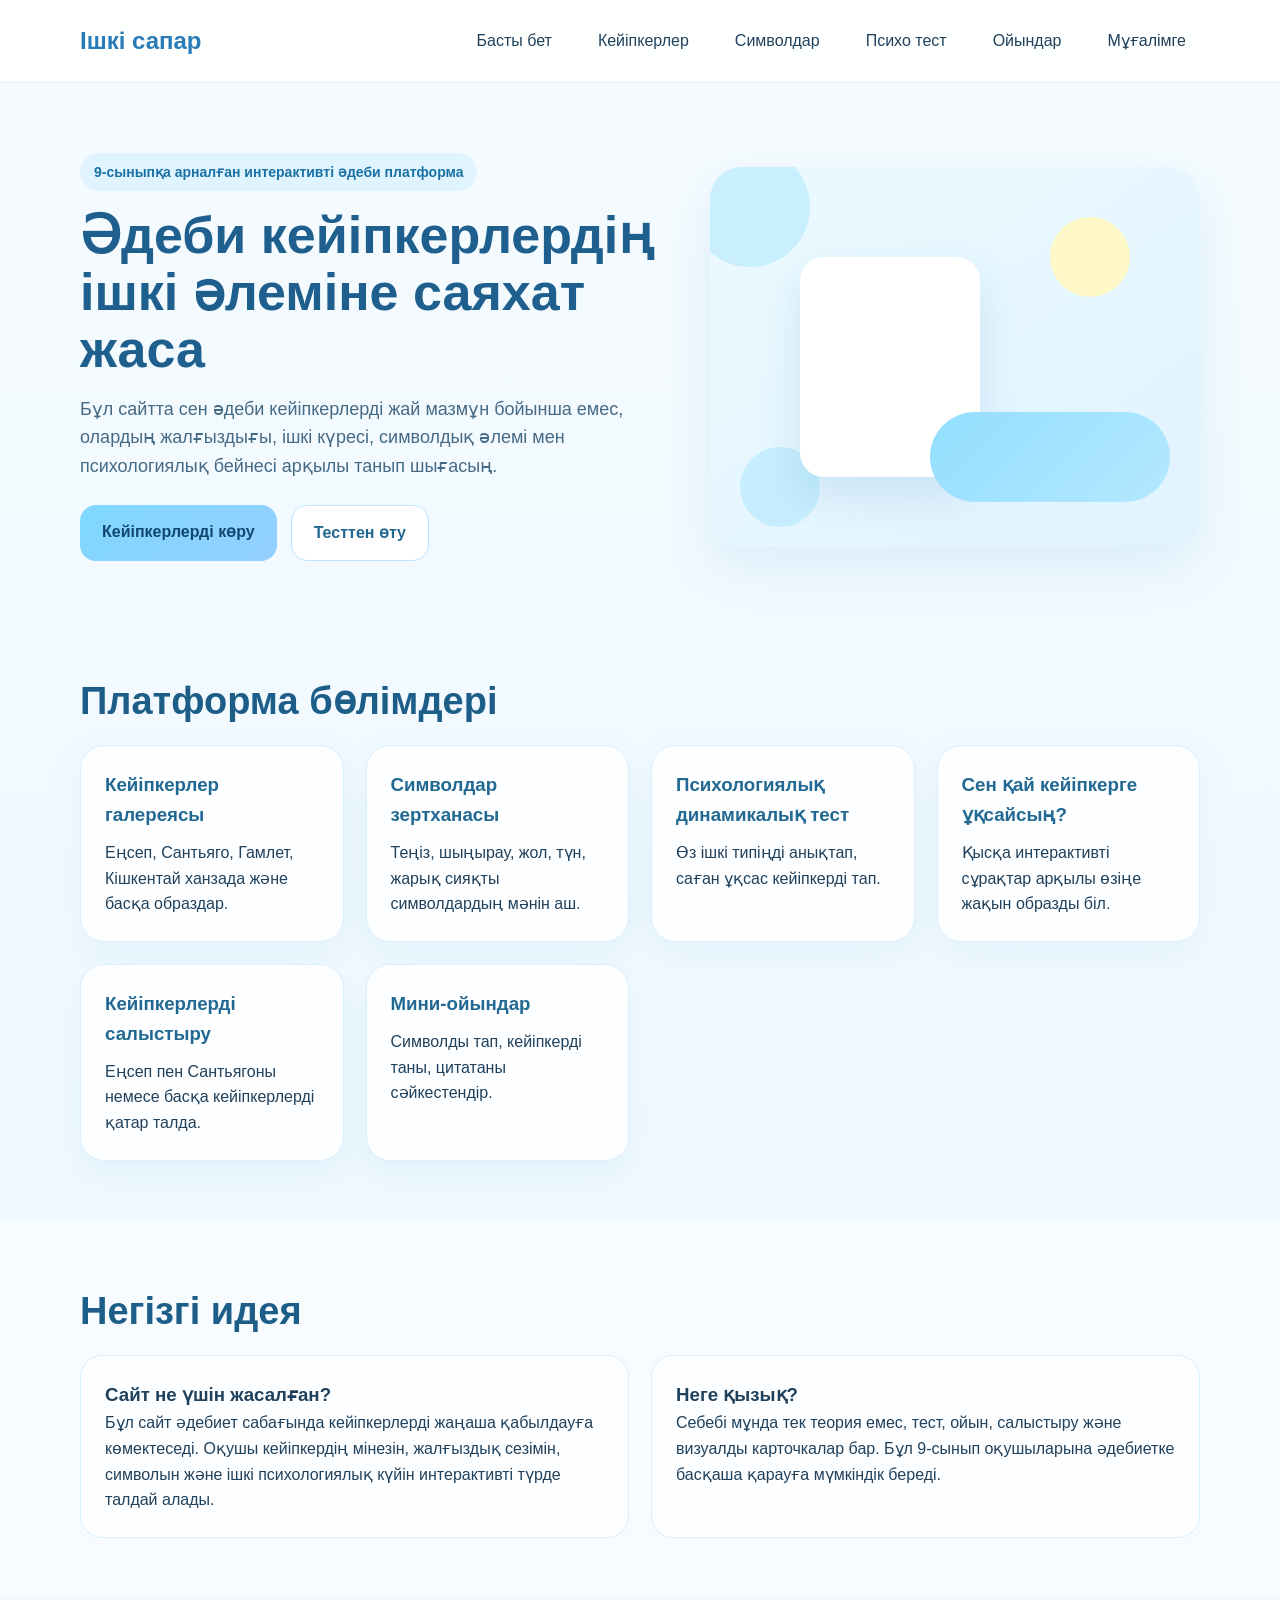
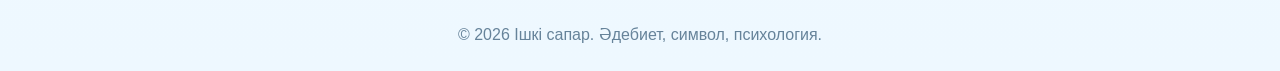
<file: index.html>
<!DOCTYPE html>
<html lang="kk">
<head>
  <meta charset="UTF-8" />
  <meta name="viewport" content="width=device-width, initial-scale=1.0" />
  <title>Ішкі сапар</title>
  <link rel="stylesheet" href="style.css" />
</head>
<body>
  <header class="site-header">
    <div class="container nav">
      <div class="logo">Ішкі сапар</div>
      <nav>
        <a href="index.html">Басты бет</a>
        <a href="characters.html">Кейіпкерлер</a>
        <a href="symbols.html">Символдар</a>
        <a href="test.html">Психо тест</a>
        <a href="games.html">Ойындар</a>
        <a href="teacher.html">Мұғалімге</a>
      </nav>
    </div>
  </header>

  <main>
    <section class="hero">
      <div class="container hero-grid">
        <div class="hero-text">
          <span class="badge">9-сыныпқа арналған интерактивті әдеби платформа</span>
          <h1>Әдеби кейіпкерлердің ішкі әлеміне саяхат жаса</h1>
          <p>
            Бұл сайтта сен әдеби кейіпкерлерді жай мазмұн бойынша емес,
            олардың жалғыздығы, ішкі күресі, символдық әлемі мен психологиялық
            бейнесі арқылы танып шығасың.
          </p>
          <div class="hero-buttons">
            <a href="characters.html" class="btn primary">Кейіпкерлерді көру</a>
            <a href="test.html" class="btn secondary">Тесттен өту</a>
          </div>
        </div>

        <div class="hero-card">
          <div class="floating-circle circle1"></div>
          <div class="floating-circle circle2"></div>
          <div class="hero-illustration">
            <div class="book-shape"></div>
            <div class="wave-shape"></div>
            <div class="star-shape"></div>
          </div>
        </div>
      </div>
    </section>

    <section class="section">
      <div class="container">
        <h2 class="section-title">Платформа бөлімдері</h2>
        <div class="card-grid">
          <a class="info-card" href="characters.html">
            <h3>Кейіпкерлер галереясы</h3>
            <p>Еңсеп, Сантьяго, Гамлет, Кішкентай ханзада және басқа образдар.</p>
          </a>

          <a class="info-card" href="symbols.html">
            <h3>Символдар зертханасы</h3>
            <p>Теңіз, шыңырау, жол, түн, жарық сияқты символдардың мәнін аш.</p>
          </a>

          <a class="info-card" href="test.html">
            <h3>Психологиялық динамикалық тест</h3>
            <p>Өз ішкі типіңді анықтап, саған ұқсас кейіпкерді тап.</p>
          </a>

          <a class="info-card" href="match.html">
            <h3>Сен қай кейіпкерге ұқсайсың?</h3>
            <p>Қысқа интерактивті сұрақтар арқылы өзіңе жақын образды біл.</p>
          </a>

          <a class="info-card" href="compare.html">
            <h3>Кейіпкерлерді салыстыру</h3>
            <p>Еңсеп пен Сантьягоны немесе басқа кейіпкерлерді қатар талда.</p>
          </a>

          <a class="info-card" href="games.html">
            <h3>Мини-ойындар</h3>
            <p>Символды тап, кейіпкерді таны, цитатаны сәйкестендір.</p>
          </a>
        </div>
      </div>
    </section>

    <section class="section soft-bg">
      <div class="container">
        <h2 class="section-title">Негізгі идея</h2>
        <div class="split-box">
          <div>
            <h3>Сайт не үшін жасалған?</h3>
            <p>
              Бұл сайт әдебиет сабағында кейіпкерлерді жаңаша қабылдауға көмектеседі.
              Оқушы кейіпкердің мінезін, жалғыздық сезімін, символын және ішкі
              психологиялық күйін интерактивті түрде талдай алады.
            </p>
          </div>
          <div>
            <h3>Неге қызық?</h3>
            <p>
              Себебі мұнда тек теория емес, тест, ойын, салыстыру және
              визуалды карточкалар бар. Бұл 9-сынып оқушыларына әдебиетке
              басқаша қарауға мүмкіндік береді.
            </p>
          </div>
        </div>
      </div>
    </section>
  </main>

  <footer class="site-footer">
    <div class="container">
      <p>© 2026 Ішкі сапар. Әдебиет, символ, психология.</p>
    </div>
  </footer>

  <script src="script.js"></script>
</body>
</html>
</file>
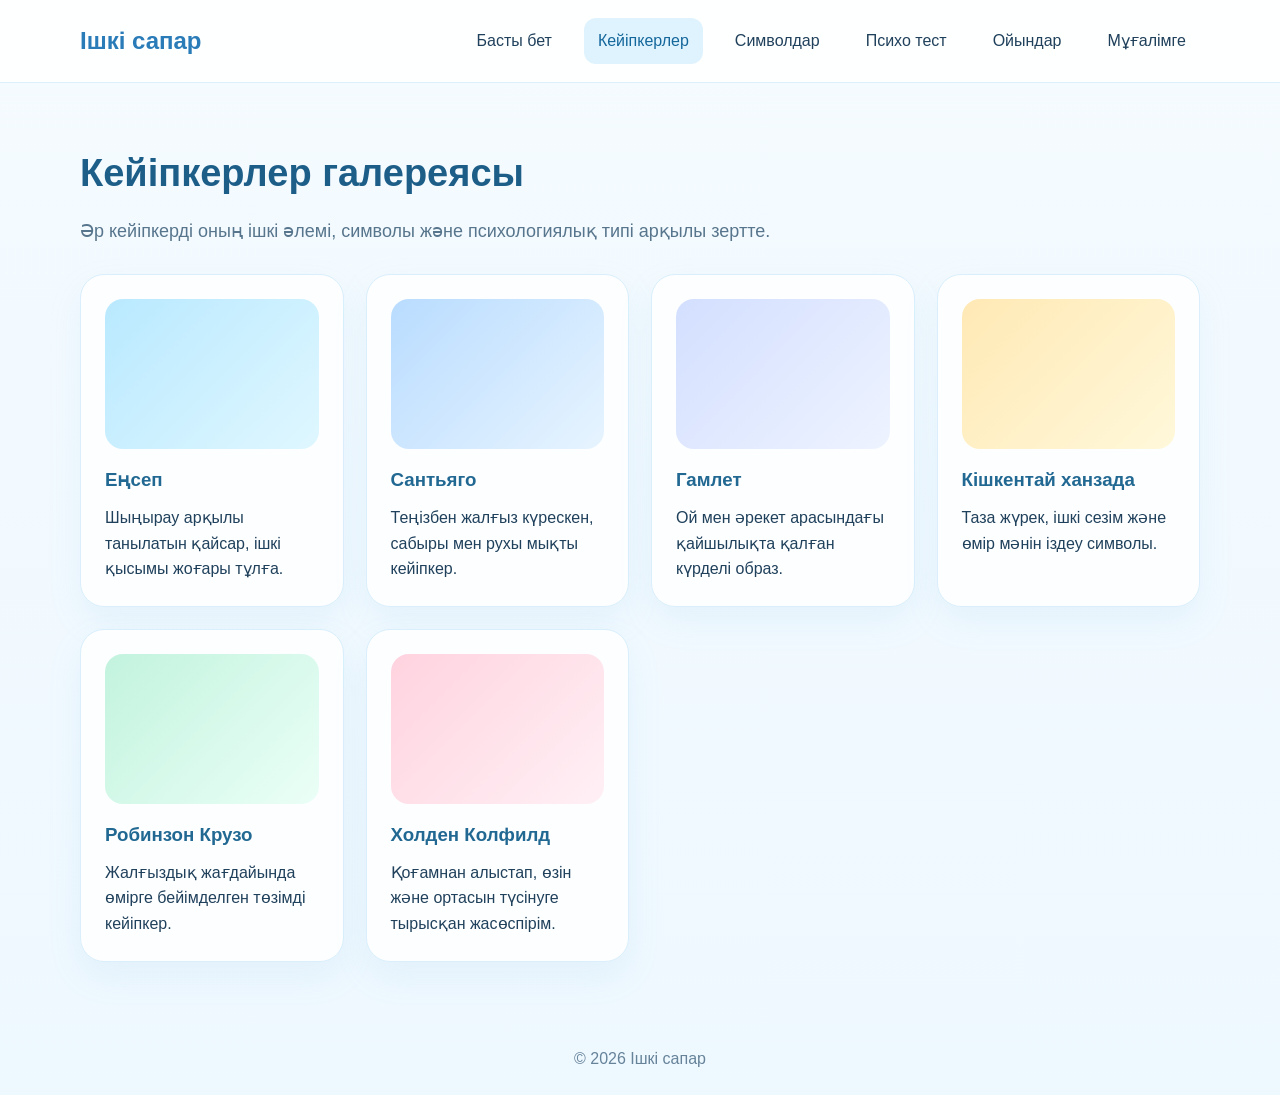
<file: characters.html>
<!DOCTYPE html>
<html lang="kk">
<head>
  <meta charset="UTF-8" />
  <meta name="viewport" content="width=device-width, initial-scale=1.0" />
  <title>Кейіпкерлер галереясы</title>
  <link rel="stylesheet" href="style.css" />
</head>
<body>
  <header class="site-header">
    <div class="container nav">
      <div class="logo">Ішкі сапар</div>
      <nav>
        <a href="index.html">Басты бет</a>
        <a href="characters.html" class="active">Кейіпкерлер</a>
        <a href="symbols.html">Символдар</a>
        <a href="test.html">Психо тест</a>
        <a href="games.html">Ойындар</a>
        <a href="teacher.html">Мұғалімге</a>
      </nav>
    </div>
  </header>

  <main class="section">
    <div class="container">
      <h1 class="page-title">Кейіпкерлер галереясы</h1>
      <p class="page-subtitle">
        Әр кейіпкерді оның ішкі әлемі, символы және психологиялық типі арқылы зертте.
      </p>

      <div class="character-grid">
        <a class="character-card" href="enspe.html">
          <div class="thumb gradient-1"></div>
          <h3>Еңсеп</h3>
          <p>Шыңырау арқылы танылатын қайсар, ішкі қысымы жоғары тұлға.</p>
        </a>

        <a class="character-card" href="santiago.html">
          <div class="thumb gradient-2"></div>
          <h3>Сантьяго</h3>
          <p>Теңізбен жалғыз күрескен, сабыры мен рухы мықты кейіпкер.</p>
        </a>

        <a class="character-card" href="hamlet.html">
          <div class="thumb gradient-3"></div>
          <h3>Гамлет</h3>
          <p>Ой мен әрекет арасындағы қайшылықта қалған күрделі образ.</p>
        </a>

        <a class="character-card" href="prince.html">
          <div class="thumb gradient-4"></div>
          <h3>Кішкентай ханзада</h3>
          <p>Таза жүрек, ішкі сезім және өмір мәнін іздеу символы.</p>
        </a>

        <a class="character-card" href="robinson.html">
          <div class="thumb gradient-5"></div>
          <h3>Робинзон Крузо</h3>
          <p>Жалғыздық жағдайында өмірге бейімделген төзімді кейіпкер.</p>
        </a>

        <a class="character-card" href="holden.html">
          <div class="thumb gradient-6"></div>
          <h3>Холден Колфилд</h3>
          <p>Қоғамнан алыстап, өзін және ортасын түсінуге тырысқан жасөспірім.</p>
        </a>
      </div>
    </div>
  </main>

  <footer class="site-footer">
    <div class="container">
      <p>© 2026 Ішкі сапар</p>
    </div>
  </footer>
</body>
</html>
</file>
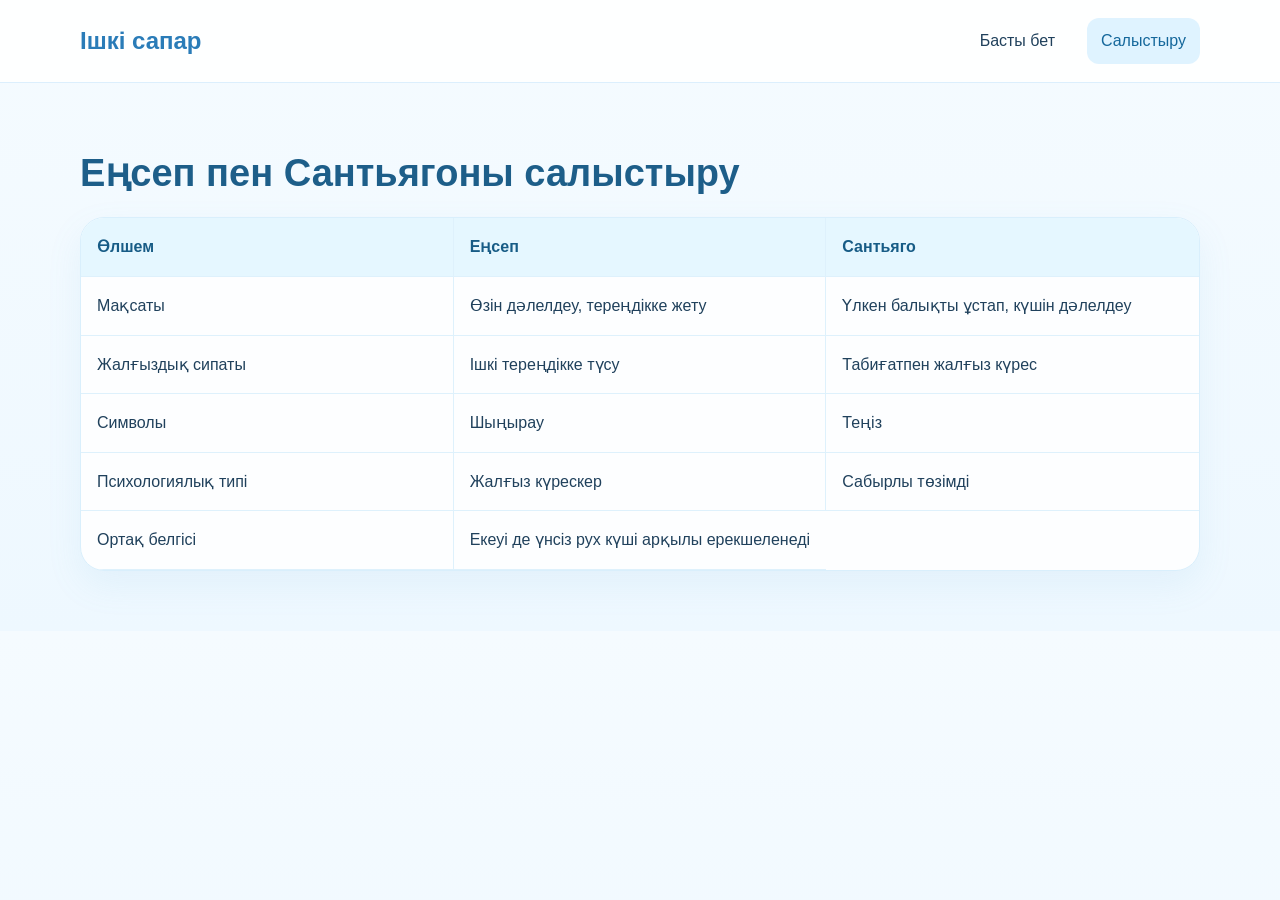
<file: compare.html>
<!DOCTYPE html>
<html lang="kk">
<head>
  <meta charset="UTF-8" />
  <meta name="viewport" content="width=device-width, initial-scale=1.0" />
  <title>Кейіпкерлерді салыстыру</title>
  <link rel="stylesheet" href="style.css" />
</head>
<body>
  <header class="site-header">
    <div class="container nav">
      <div class="logo">Ішкі сапар</div>
      <nav>
        <a href="index.html">Басты бет</a>
        <a href="compare.html" class="active">Салыстыру</a>
      </nav>
    </div>
  </header>

  <main class="section">
    <div class="container">
      <h1 class="page-title">Еңсеп пен Сантьягоны салыстыру</h1>

      <div class="compare-table">
        <div class="compare-row heading">
          <div>Өлшем</div>
          <div>Еңсеп</div>
          <div>Сантьяго</div>
        </div>

        <div class="compare-row">
          <div>Мақсаты</div>
          <div>Өзін дәлелдеу, тереңдікке жету</div>
          <div>Үлкен балықты ұстап, күшін дәлелдеу</div>
        </div>

        <div class="compare-row">
          <div>Жалғыздық сипаты</div>
          <div>Ішкі тереңдікке түсу</div>
          <div>Табиғатпен жалғыз күрес</div>
        </div>

        <div class="compare-row">
          <div>Символы</div>
          <div>Шыңырау</div>
          <div>Теңіз</div>
        </div>

        <div class="compare-row">
          <div>Психологиялық типі</div>
          <div>Жалғыз күрескер</div>
          <div>Сабырлы төзімді</div>
        </div>

        <div class="compare-row">
          <div>Ортақ белгісі</div>
          <div colspan="2">Екеуі де үнсіз рух күші арқылы ерекшеленеді</div>
        </div>
      </div>
    </div>
  </main>
</body>
</html>
</file>
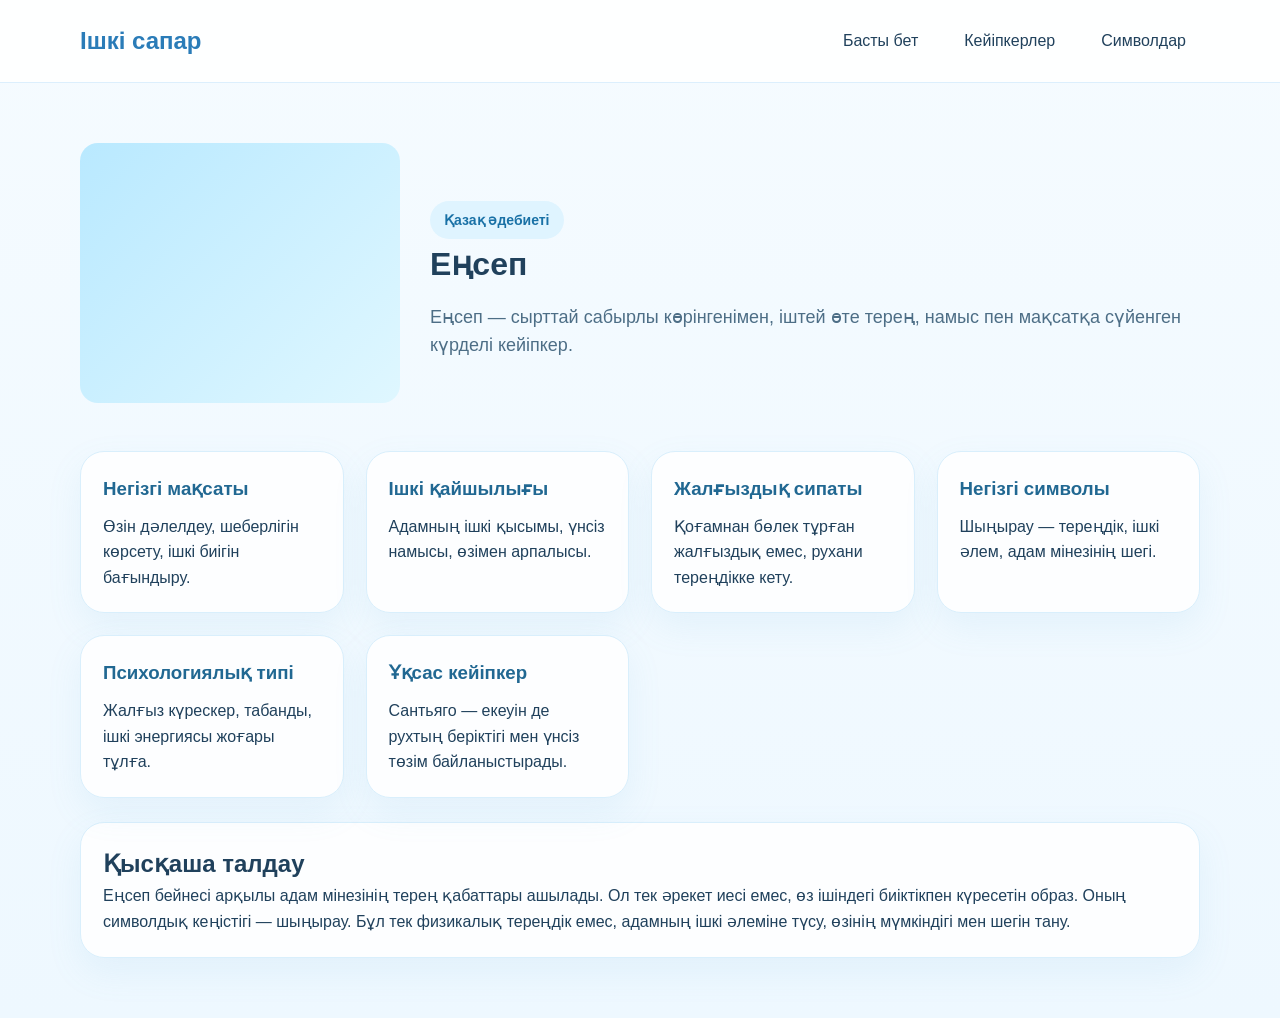
<file: enspe.html>
<!DOCTYPE html>
<html lang="kk">
<head>
  <meta charset="UTF-8" />
  <meta name="viewport" content="width=device-width, initial-scale=1.0" />
  <title>Еңсеп</title>
  <link rel="stylesheet" href="style.css" />
</head>
<body>
  <header class="site-header">
    <div class="container nav">
      <div class="logo">Ішкі сапар</div>
      <nav>
        <a href="index.html">Басты бет</a>
        <a href="characters.html">Кейіпкерлер</a>
        <a href="symbols.html">Символдар</a>
      </nav>
    </div>
  </header>

  <main class="section">
    <div class="container detail-page">
      <div class="detail-hero">
        <div class="detail-image gradient-1"></div>
        <div>
          <span class="badge">Қазақ әдебиеті</span>
          <h1>Еңсеп</h1>
          <p class="lead">
            Еңсеп — сырттай сабырлы көрінгенімен, іштей өте терең, намыс пен
            мақсатқа сүйенген күрделі кейіпкер.
          </p>
        </div>
      </div>

      <div class="detail-grid">
        <div class="detail-box">
          <h3>Негізгі мақсаты</h3>
          <p>Өзін дәлелдеу, шеберлігін көрсету, ішкі биігін бағындыру.</p>
        </div>

        <div class="detail-box">
          <h3>Ішкі қайшылығы</h3>
          <p>Адамның ішкі қысымы, үнсіз намысы, өзімен арпалысы.</p>
        </div>

        <div class="detail-box">
          <h3>Жалғыздық сипаты</h3>
          <p>Қоғамнан бөлек тұрған жалғыздық емес, рухани тереңдікке кету.</p>
        </div>

        <div class="detail-box">
          <h3>Негізгі символы</h3>
          <p>Шыңырау — тереңдік, ішкі әлем, адам мінезінің шегі.</p>
        </div>

        <div class="detail-box">
          <h3>Психологиялық типі</h3>
          <p>Жалғыз күрескер, табанды, ішкі энергиясы жоғары тұлға.</p>
        </div>

        <div class="detail-box">
          <h3>Ұқсас кейіпкер</h3>
          <p>Сантьяго — екеуін де рухтың беріктігі мен үнсіз төзім байланыстырады.</p>
        </div>
      </div>

      <div class="long-box">
        <h2>Қысқаша талдау</h2>
        <p>
          Еңсеп бейнесі арқылы адам мінезінің терең қабаттары ашылады.
          Ол тек әрекет иесі емес, өз ішіндегі биіктікпен күресетін образ.
          Оның символдық кеңістігі — шыңырау. Бұл тек физикалық тереңдік емес,
          адамның ішкі әлеміне түсу, өзінің мүмкіндігі мен шегін тану.
        </p>
      </div>
    </div>
  </main>
</body>
</html>
</file>
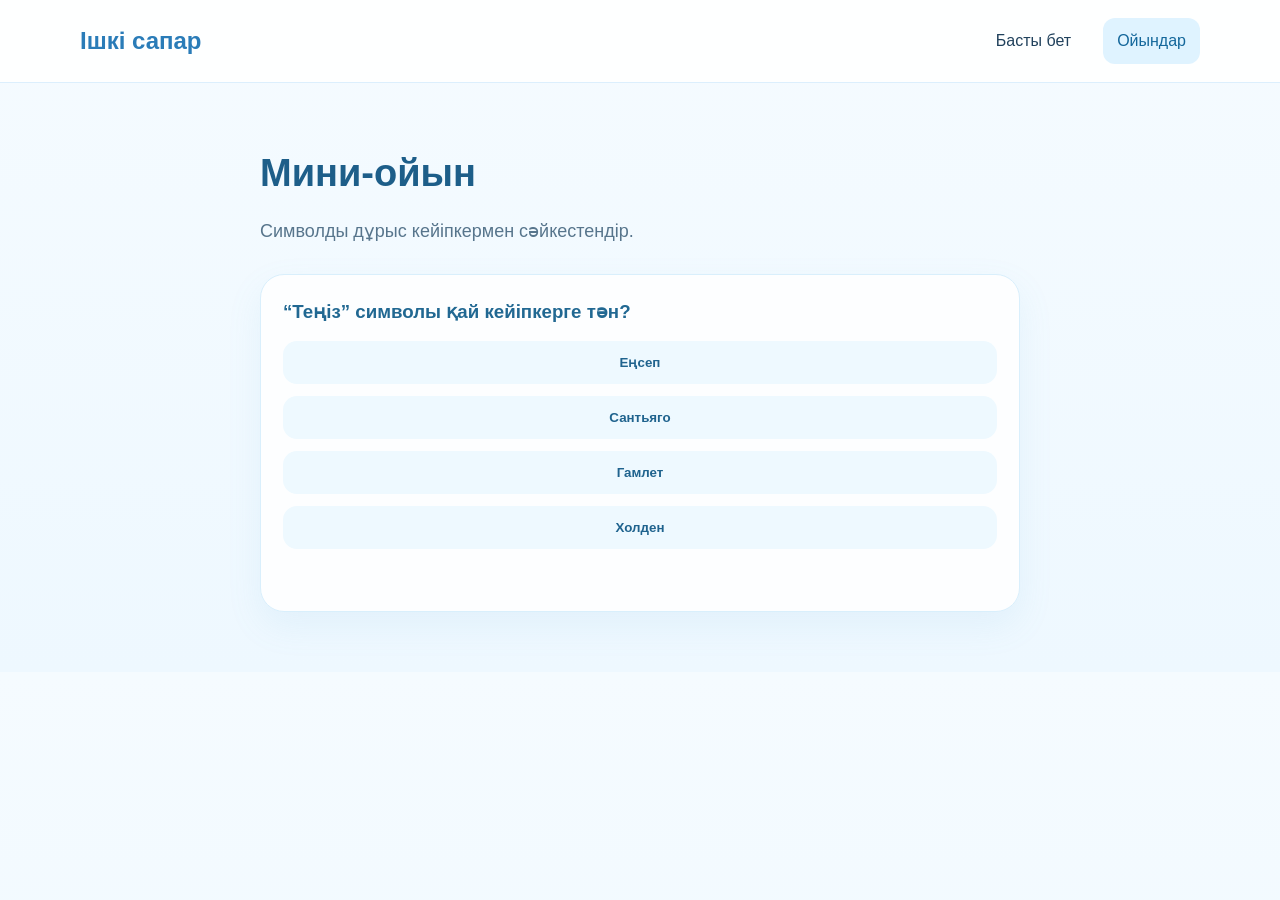
<file: games.html>
<!DOCTYPE html>
<html lang="kk">
<head>
  <meta charset="UTF-8" />
  <meta name="viewport" content="width=device-width, initial-scale=1.0" />
  <title>Мини-ойындар</title>
  <link rel="stylesheet" href="style.css" />
</head>
<body>
  <header class="site-header">
    <div class="container nav">
      <div class="logo">Ішкі сапар</div>
      <nav>
        <a href="index.html">Басты бет</a>
        <a href="games.html" class="active">Ойындар</a>
      </nav>
    </div>
  </header>

  <main class="section">
    <div class="container narrow">
      <h1 class="page-title">Мини-ойын</h1>
      <p class="page-subtitle">Символды дұрыс кейіпкермен сәйкестендір.</p>

      <div class="quiz-box">
        <div class="question">
          <h3>“Теңіз” символы қай кейіпкерге тән?</h3>
          <button class="option-btn" onclick="showGameResult(false)">Еңсеп</button>
          <button class="option-btn" onclick="showGameResult(true)">Сантьяго</button>
          <button class="option-btn" onclick="showGameResult(false)">Гамлет</button>
          <button class="option-btn" onclick="showGameResult(false)">Холден</button>
        </div>

        <div id="gameResult" class="result-box hidden"></div>
      </div>
    </div>
  </main>

  <script src="script.js"></script>
</body>
</html>
</file>
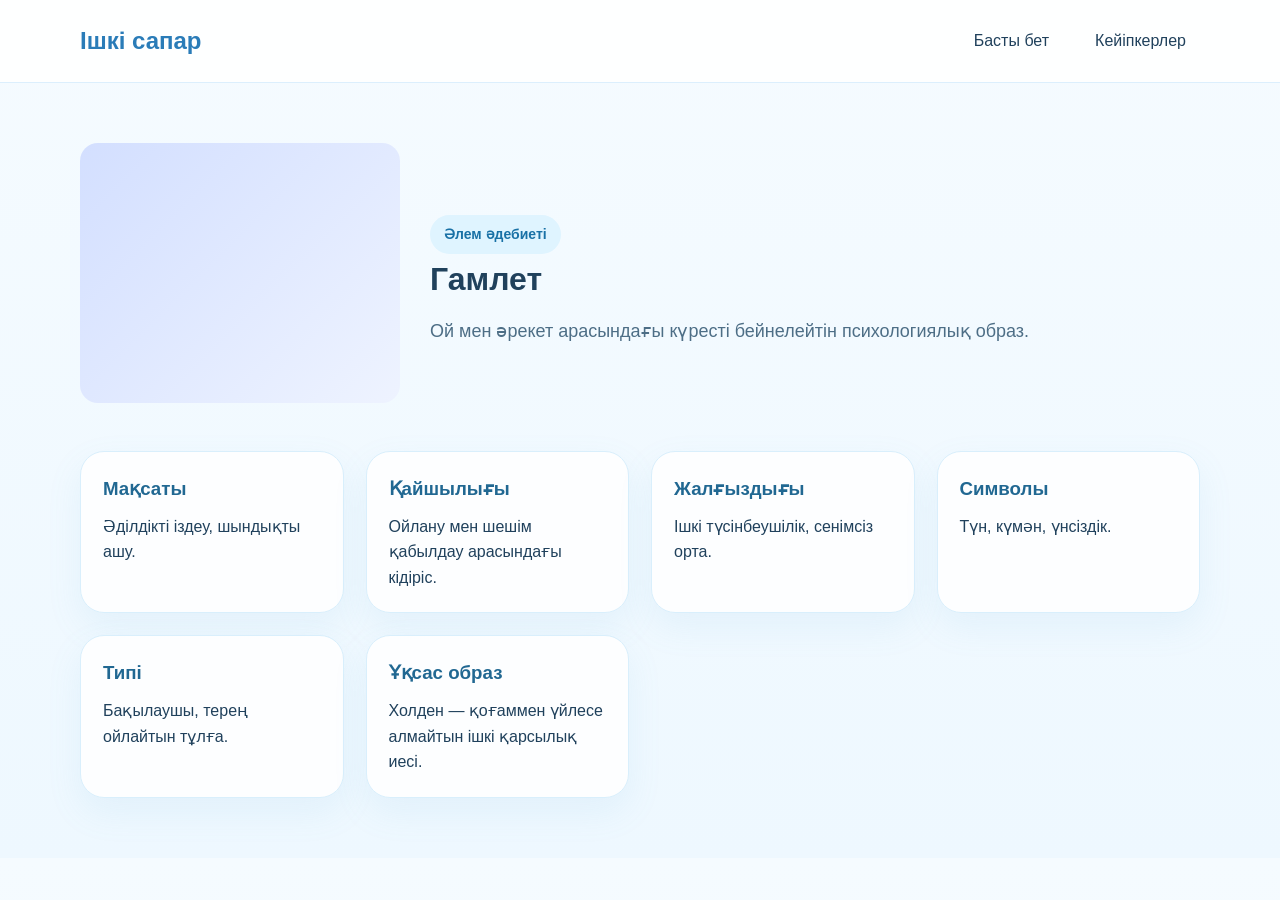
<file: hamlet.html>
<!DOCTYPE html>
<html lang="kk">
<head>
  <meta charset="UTF-8" />
  <meta name="viewport" content="width=device-width, initial-scale=1.0" />
  <title>Гамлет</title>
  <link rel="stylesheet" href="style.css" />
</head>
<body>
  <header class="site-header">
    <div class="container nav">
      <div class="logo">Ішкі сапар</div>
      <nav>
        <a href="index.html">Басты бет</a>
        <a href="characters.html">Кейіпкерлер</a>
      </nav>
    </div>
  </header>

  <main class="section">
    <div class="container detail-page">
      <div class="detail-hero">
        <div class="detail-image gradient-3"></div>
        <div>
          <span class="badge">Әлем әдебиеті</span>
          <h1>Гамлет</h1>
          <p class="lead">Ой мен әрекет арасындағы күресті бейнелейтін психологиялық образ.</p>
        </div>
      </div>

      <div class="detail-grid">
        <div class="detail-box"><h3>Мақсаты</h3><p>Әділдікті іздеу, шындықты ашу.</p></div>
        <div class="detail-box"><h3>Қайшылығы</h3><p>Ойлану мен шешім қабылдау арасындағы кідіріс.</p></div>
        <div class="detail-box"><h3>Жалғыздығы</h3><p>Ішкі түсінбеушілік, сенімсіз орта.</p></div>
        <div class="detail-box"><h3>Символы</h3><p>Түн, күмән, үнсіздік.</p></div>
        <div class="detail-box"><h3>Типі</h3><p>Бақылаушы, терең ойлайтын тұлға.</p></div>
        <div class="detail-box"><h3>Ұқсас образ</h3><p>Холден — қоғаммен үйлесе алмайтын ішкі қарсылық иесі.</p></div>
      </div>
    </div>
  </main>
</body>
</html>
</file>
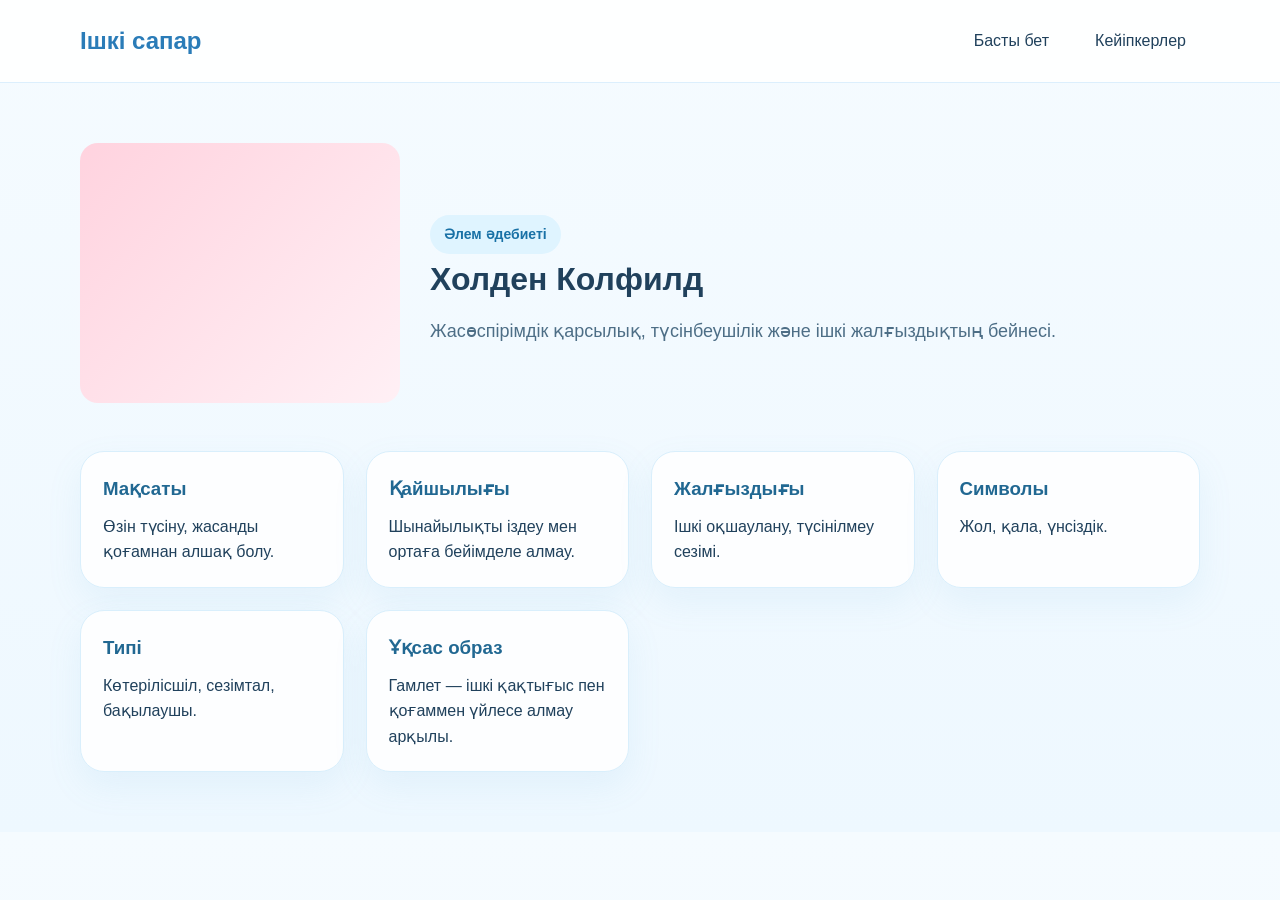
<file: holden.html>
<!DOCTYPE html>
<html lang="kk">
<head>
  <meta charset="UTF-8" />
  <meta name="viewport" content="width=device-width, initial-scale=1.0" />
  <title>Холден Колфилд</title>
  <link rel="stylesheet" href="style.css" />
</head>
<body>
  <header class="site-header">
    <div class="container nav">
      <div class="logo">Ішкі сапар</div>
      <nav>
        <a href="index.html">Басты бет</a>
        <a href="characters.html">Кейіпкерлер</a>
      </nav>
    </div>
  </header>

  <main class="section">
    <div class="container detail-page">
      <div class="detail-hero">
        <div class="detail-image gradient-6"></div>
        <div>
          <span class="badge">Әлем әдебиеті</span>
          <h1>Холден Колфилд</h1>
          <p class="lead">Жасөспірімдік қарсылық, түсінбеушілік және ішкі жалғыздықтың бейнесі.</p>
        </div>
      </div>

      <div class="detail-grid">
        <div class="detail-box"><h3>Мақсаты</h3><p>Өзін түсіну, жасанды қоғамнан алшақ болу.</p></div>
        <div class="detail-box"><h3>Қайшылығы</h3><p>Шынайылықты іздеу мен ортаға бейімделе алмау.</p></div>
        <div class="detail-box"><h3>Жалғыздығы</h3><p>Ішкі оқшаулану, түсінілмеу сезімі.</p></div>
        <div class="detail-box"><h3>Символы</h3><p>Жол, қала, үнсіздік.</p></div>
        <div class="detail-box"><h3>Типі</h3><p>Көтерілісшіл, сезімтал, бақылаушы.</p></div>
        <div class="detail-box"><h3>Ұқсас образ</h3><p>Гамлет — ішкі қақтығыс пен қоғаммен үйлесе алмау арқылы.</p></div>
      </div>
    </div>
  </main>
</body>
</html>
</file>
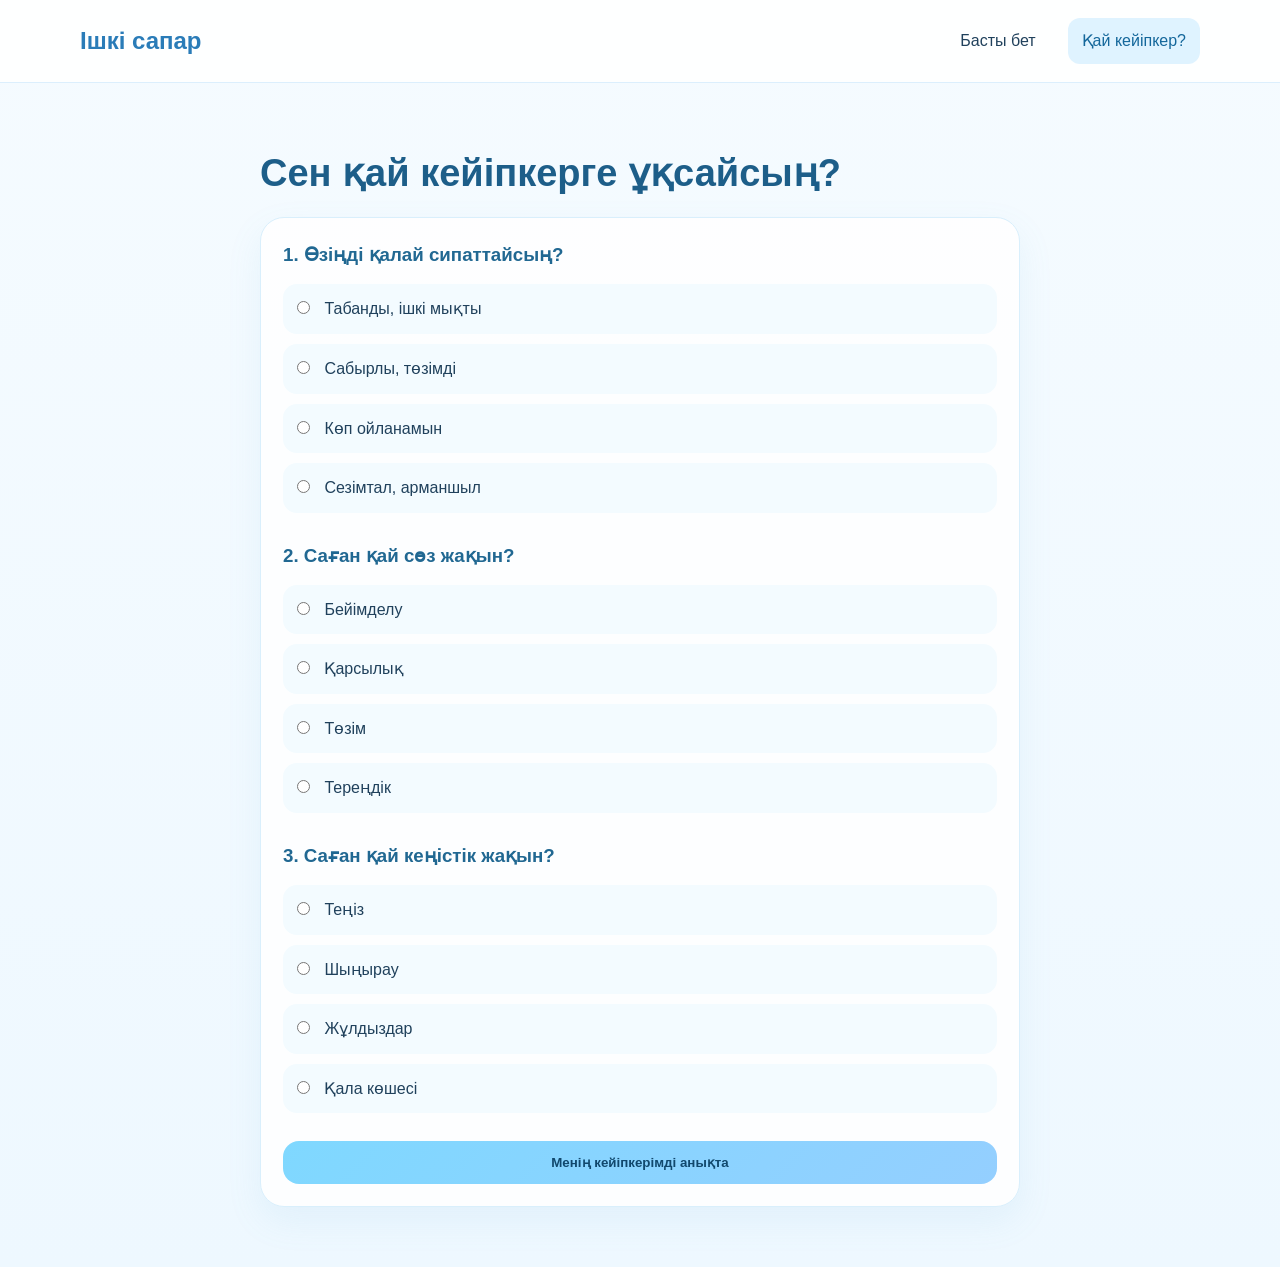
<file: match.html>
<!DOCTYPE html>
<html lang="kk">
<head>
  <meta charset="UTF-8" />
  <meta name="viewport" content="width=device-width, initial-scale=1.0" />
  <title>Қай кейіпкерге ұқсайсың?</title>
  <link rel="stylesheet" href="style.css" />
</head>
<body>
  <header class="site-header">
    <div class="container nav">
      <div class="logo">Ішкі сапар</div>
      <nav>
        <a href="index.html">Басты бет</a>
        <a href="match.html" class="active">Қай кейіпкер?</a>
      </nav>
    </div>
  </header>

  <main class="section">
    <div class="container narrow">
      <h1 class="page-title">Сен қай кейіпкерге ұқсайсың?</h1>

      <form id="characterMatch" class="quiz-box">
        <div class="question">
          <h3>1. Өзіңді қалай сипаттайсың?</h3>
          <label><input type="radio" name="m1" value="enspe" required> Табанды, ішкі мықты</label>
          <label><input type="radio" name="m1" value="santiago"> Сабырлы, төзімді</label>
          <label><input type="radio" name="m1" value="hamlet"> Көп ойланамын</label>
          <label><input type="radio" name="m1" value="prince"> Сезімтал, арманшыл</label>
        </div>

        <div class="question">
          <h3>2. Саған қай сөз жақын?</h3>
          <label><input type="radio" name="m2" value="robinson" required> Бейімделу</label>
          <label><input type="radio" name="m2" value="holden"> Қарсылық</label>
          <label><input type="radio" name="m2" value="santiago"> Төзім</label>
          <label><input type="radio" name="m2" value="enspe"> Тереңдік</label>
        </div>

        <div class="question">
          <h3>3. Саған қай кеңістік жақын?</h3>
          <label><input type="radio" name="m3" value="santiago" required> Теңіз</label>
          <label><input type="radio" name="m3" value="enspe"> Шыңырау</label>
          <label><input type="radio" name="m3" value="prince"> Жұлдыздар</label>
          <label><input type="radio" name="m3" value="holden"> Қала көшесі</label>
        </div>

        <button type="submit" class="btn primary full">Менің кейіпкерімді анықта</button>
      </form>

      <div id="matchResult" class="result-box hidden"></div>
    </div>
  </main>

  <script src="script.js"></script>
</body>
</html>
</file>
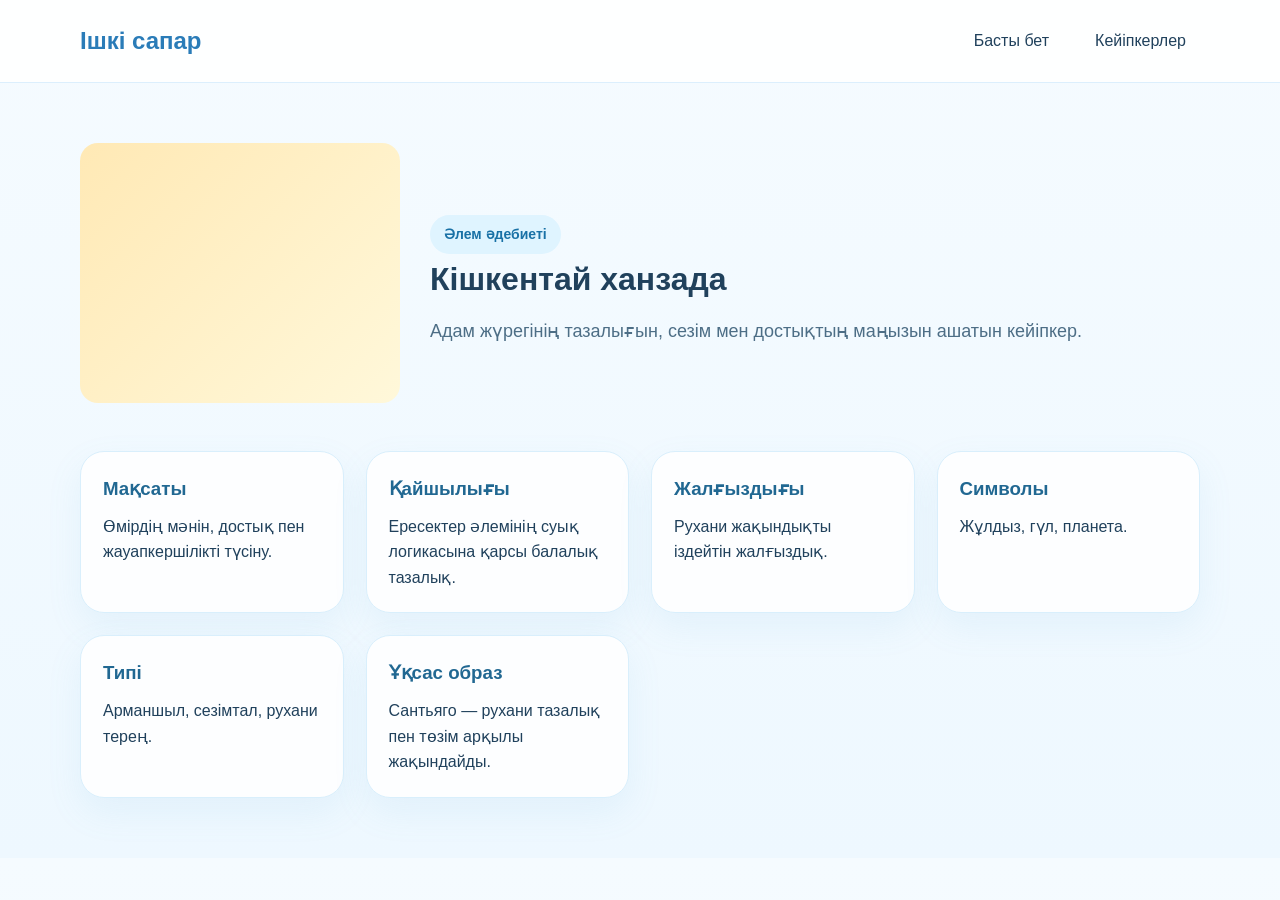
<file: prince.html>
<!DOCTYPE html>
<html lang="kk">
<head>
  <meta charset="UTF-8" />
  <meta name="viewport" content="width=device-width, initial-scale=1.0" />
  <title>Кішкентай ханзада</title>
  <link rel="stylesheet" href="style.css" />
</head>
<body>
  <header class="site-header">
    <div class="container nav">
      <div class="logo">Ішкі сапар</div>
      <nav>
        <a href="index.html">Басты бет</a>
        <a href="characters.html">Кейіпкерлер</a>
      </nav>
    </div>
  </header>

  <main class="section">
    <div class="container detail-page">
      <div class="detail-hero">
        <div class="detail-image gradient-4"></div>
        <div>
          <span class="badge">Әлем әдебиеті</span>
          <h1>Кішкентай ханзада</h1>
          <p class="lead">Адам жүрегінің тазалығын, сезім мен достықтың маңызын ашатын кейіпкер.</p>
        </div>
      </div>

      <div class="detail-grid">
        <div class="detail-box"><h3>Мақсаты</h3><p>Өмірдің мәнін, достық пен жауапкершілікті түсіну.</p></div>
        <div class="detail-box"><h3>Қайшылығы</h3><p>Ересектер әлемінің суық логикасына қарсы балалық тазалық.</p></div>
        <div class="detail-box"><h3>Жалғыздығы</h3><p>Рухани жақындықты іздейтін жалғыздық.</p></div>
        <div class="detail-box"><h3>Символы</h3><p>Жұлдыз, гүл, планета.</p></div>
        <div class="detail-box"><h3>Типі</h3><p>Арманшыл, сезімтал, рухани терең.</p></div>
        <div class="detail-box"><h3>Ұқсас образ</h3><p>Сантьяго — рухани тазалық пен төзім арқылы жақындайды.</p></div>
      </div>
    </div>
  </main>
</body>
</html>
</file>
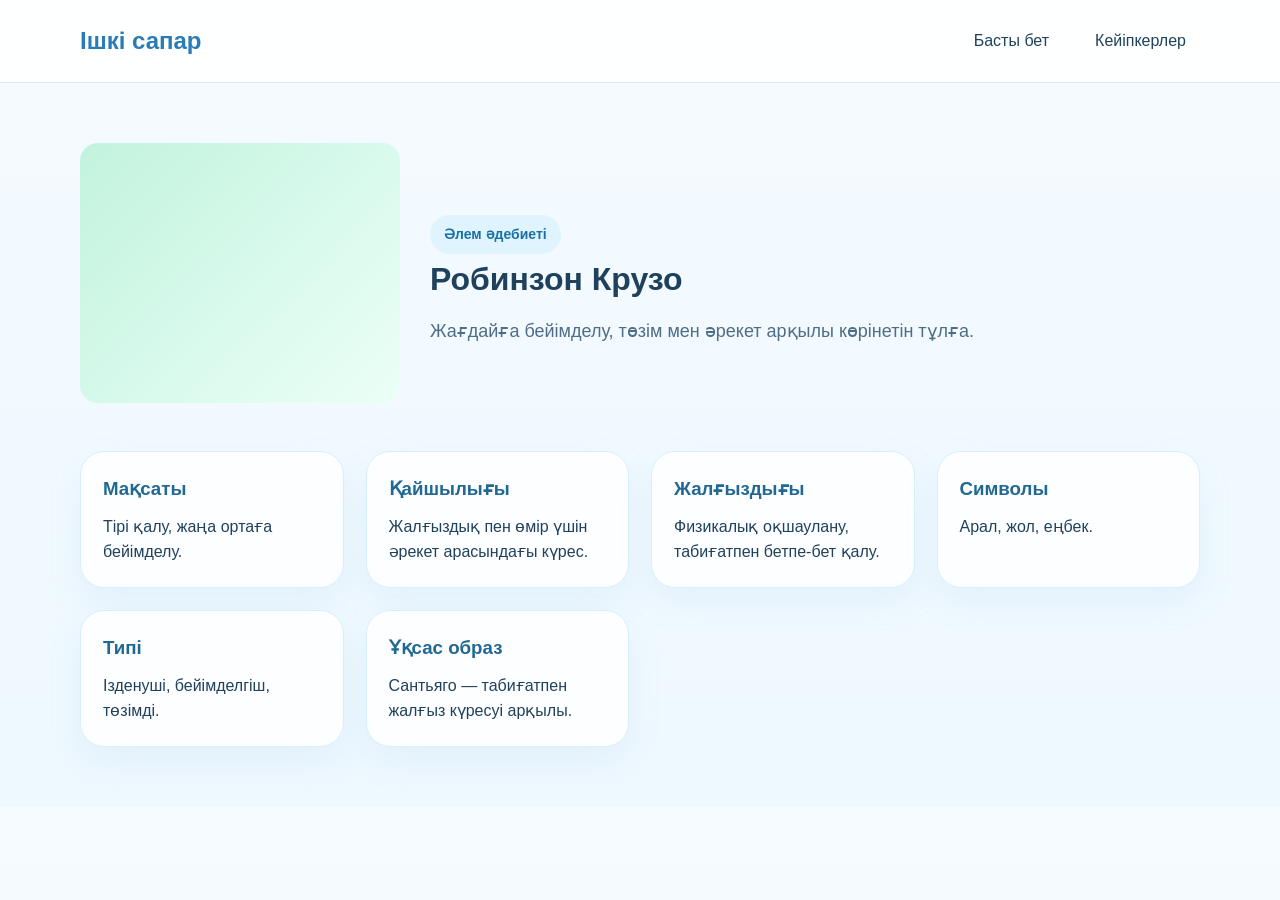
<file: robinson.html>
<!DOCTYPE html>
<html lang="kk">
<head>
  <meta charset="UTF-8" />
  <meta name="viewport" content="width=device-width, initial-scale=1.0" />
  <title>Робинзон Крузо</title>
  <link rel="stylesheet" href="style.css" />
</head>
<body>
  <header class="site-header">
    <div class="container nav">
      <div class="logo">Ішкі сапар</div>
      <nav>
        <a href="index.html">Басты бет</a>
        <a href="characters.html">Кейіпкерлер</a>
      </nav>
    </div>
  </header>

  <main class="section">
    <div class="container detail-page">
      <div class="detail-hero">
        <div class="detail-image gradient-5"></div>
        <div>
          <span class="badge">Әлем әдебиеті</span>
          <h1>Робинзон Крузо</h1>
          <p class="lead">Жағдайға бейімделу, төзім мен әрекет арқылы көрінетін тұлға.</p>
        </div>
      </div>

      <div class="detail-grid">
        <div class="detail-box"><h3>Мақсаты</h3><p>Тірі қалу, жаңа ортаға бейімделу.</p></div>
        <div class="detail-box"><h3>Қайшылығы</h3><p>Жалғыздық пен өмір үшін әрекет арасындағы күрес.</p></div>
        <div class="detail-box"><h3>Жалғыздығы</h3><p>Физикалық оқшаулану, табиғатпен бетпе-бет қалу.</p></div>
        <div class="detail-box"><h3>Символы</h3><p>Арал, жол, еңбек.</p></div>
        <div class="detail-box"><h3>Типі</h3><p>Ізденуші, бейімделгіш, төзімді.</p></div>
        <div class="detail-box"><h3>Ұқсас образ</h3><p>Сантьяго — табиғатпен жалғыз күресуі арқылы.</p></div>
      </div>
    </div>
  </main>
</body>
</html>
</file>
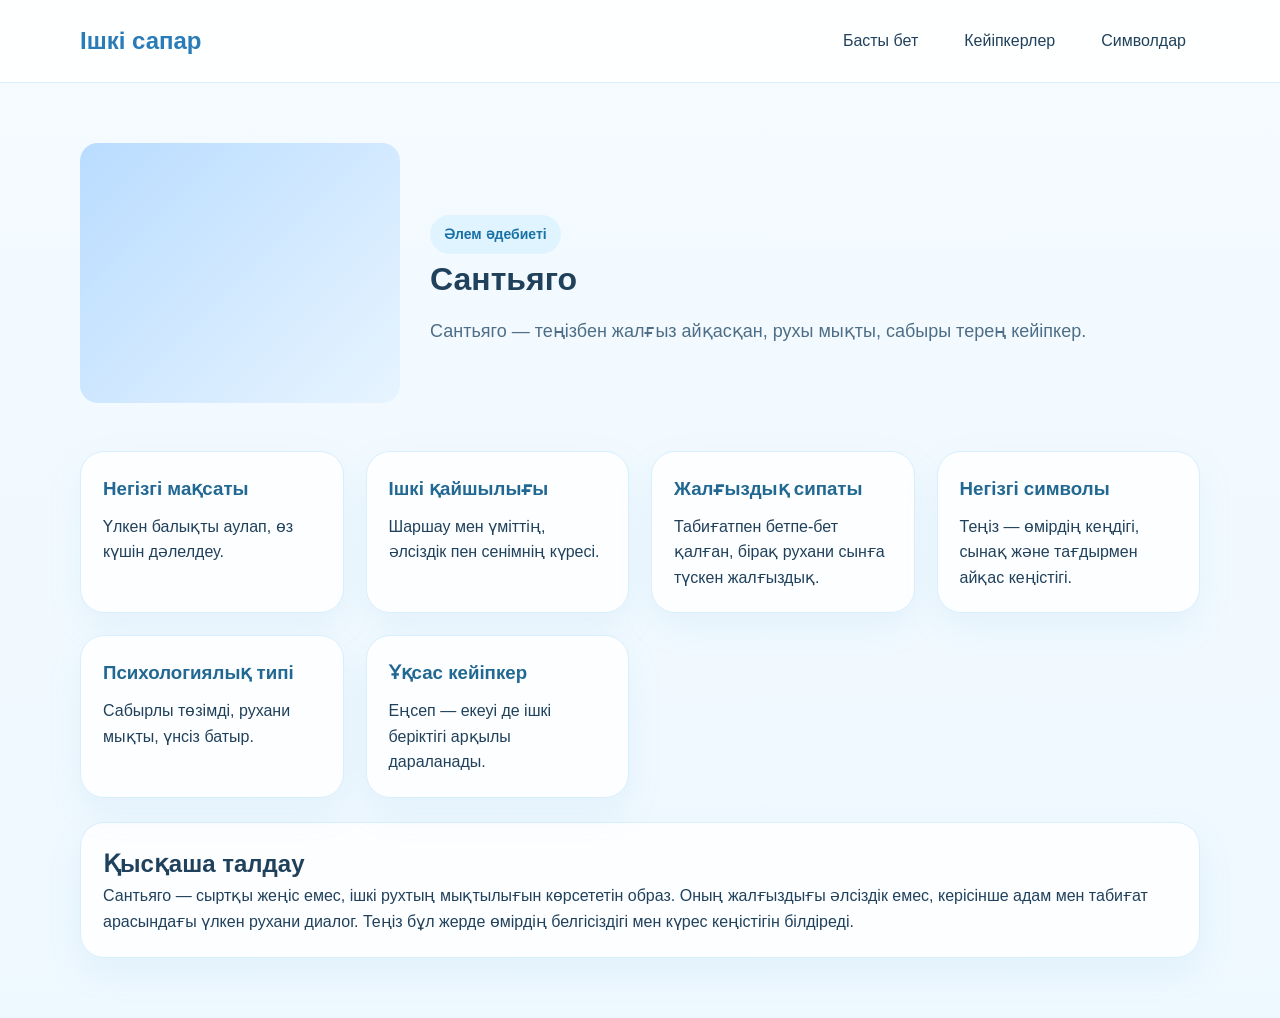
<file: santiago.html>
<!DOCTYPE html>
<html lang="kk">
<head>
  <meta charset="UTF-8" />
  <meta name="viewport" content="width=device-width, initial-scale=1.0" />
  <title>Сантьяго</title>
  <link rel="stylesheet" href="style.css" />
</head>
<body>
  <header class="site-header">
    <div class="container nav">
      <div class="logo">Ішкі сапар</div>
      <nav>
        <a href="index.html">Басты бет</a>
        <a href="characters.html">Кейіпкерлер</a>
        <a href="symbols.html">Символдар</a>
      </nav>
    </div>
  </header>

  <main class="section">
    <div class="container detail-page">
      <div class="detail-hero">
        <div class="detail-image gradient-2"></div>
        <div>
          <span class="badge">Әлем әдебиеті</span>
          <h1>Сантьяго</h1>
          <p class="lead">
            Сантьяго — теңізбен жалғыз айқасқан, рухы мықты, сабыры терең кейіпкер.
          </p>
        </div>
      </div>

      <div class="detail-grid">
        <div class="detail-box">
          <h3>Негізгі мақсаты</h3>
          <p>Үлкен балықты аулап, өз күшін дәлелдеу.</p>
        </div>

        <div class="detail-box">
          <h3>Ішкі қайшылығы</h3>
          <p>Шаршау мен үміттің, әлсіздік пен сенімнің күресі.</p>
        </div>

        <div class="detail-box">
          <h3>Жалғыздық сипаты</h3>
          <p>Табиғатпен бетпе-бет қалған, бірақ рухани сынға түскен жалғыздық.</p>
        </div>

        <div class="detail-box">
          <h3>Негізгі символы</h3>
          <p>Теңіз — өмірдің кеңдігі, сынақ және тағдырмен айқас кеңістігі.</p>
        </div>

        <div class="detail-box">
          <h3>Психологиялық типі</h3>
          <p>Сабырлы төзімді, рухани мықты, үнсіз батыр.</p>
        </div>

        <div class="detail-box">
          <h3>Ұқсас кейіпкер</h3>
          <p>Еңсеп — екеуі де ішкі беріктігі арқылы дараланады.</p>
        </div>
      </div>

      <div class="long-box">
        <h2>Қысқаша талдау</h2>
        <p>
          Сантьяго — сыртқы жеңіс емес, ішкі рухтың мықтылығын көрсететін образ.
          Оның жалғыздығы әлсіздік емес, керісінше адам мен табиғат арасындағы
          үлкен рухани диалог. Теңіз бұл жерде өмірдің белгісіздігі мен күрес кеңістігін білдіреді.
        </p>
      </div>
    </div>
  </main>
</body>
</html>
</file>
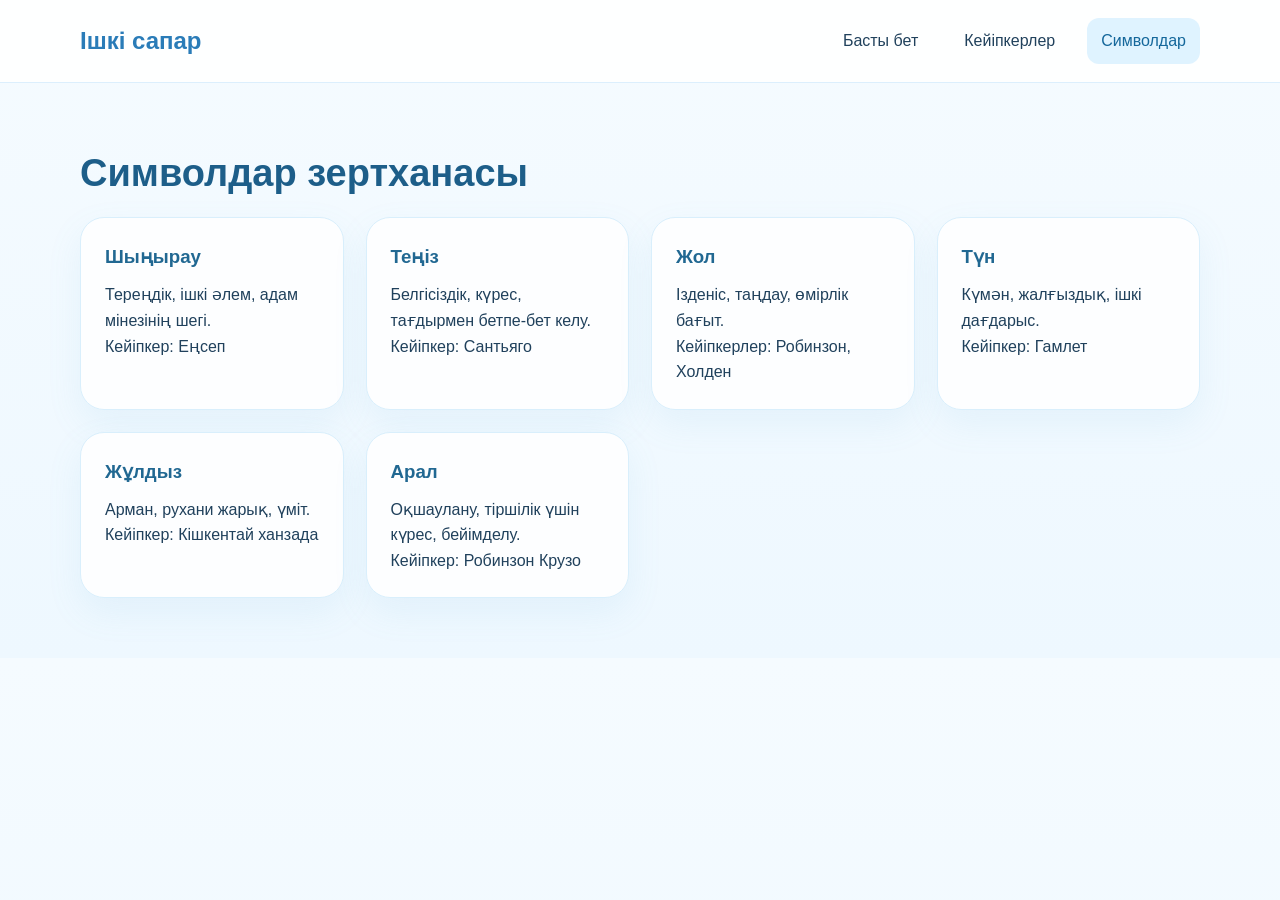
<file: symbols.html>
<!DOCTYPE html>
<html lang="kk">
<head>
  <meta charset="UTF-8" />
  <meta name="viewport" content="width=device-width, initial-scale=1.0" />
  <title>Символдар зертханасы</title>
  <link rel="stylesheet" href="style.css" />
</head>
<body>
  <header class="site-header">
    <div class="container nav">
      <div class="logo">Ішкі сапар</div>
      <nav>
        <a href="index.html">Басты бет</a>
        <a href="characters.html">Кейіпкерлер</a>
        <a href="symbols.html" class="active">Символдар</a>
      </nav>
    </div>
  </header>

  <main class="section">
    <div class="container">
      <h1 class="page-title">Символдар зертханасы</h1>
      <div class="symbol-grid">
        <div class="symbol-card">
          <h3>Шыңырау</h3>
          <p>Тереңдік, ішкі әлем, адам мінезінің шегі.</p>
          <span>Кейіпкер: Еңсеп</span>
        </div>

        <div class="symbol-card">
          <h3>Теңіз</h3>
          <p>Белгісіздік, күрес, тағдырмен бетпе-бет келу.</p>
          <span>Кейіпкер: Сантьяго</span>
        </div>

        <div class="symbol-card">
          <h3>Жол</h3>
          <p>Ізденіс, таңдау, өмірлік бағыт.</p>
          <span>Кейіпкерлер: Робинзон, Холден</span>
        </div>

        <div class="symbol-card">
          <h3>Түн</h3>
          <p>Күмән, жалғыздық, ішкі дағдарыс.</p>
          <span>Кейіпкер: Гамлет</span>
        </div>

        <div class="symbol-card">
          <h3>Жұлдыз</h3>
          <p>Арман, рухани жарық, үміт.</p>
          <span>Кейіпкер: Кішкентай ханзада</span>
        </div>

        <div class="symbol-card">
          <h3>Арал</h3>
          <p>Оқшаулану, тіршілік үшін күрес, бейімделу.</p>
          <span>Кейіпкер: Робинзон Крузо</span>
        </div>
      </div>
    </div>
  </main>
</body>
</html>
</file>
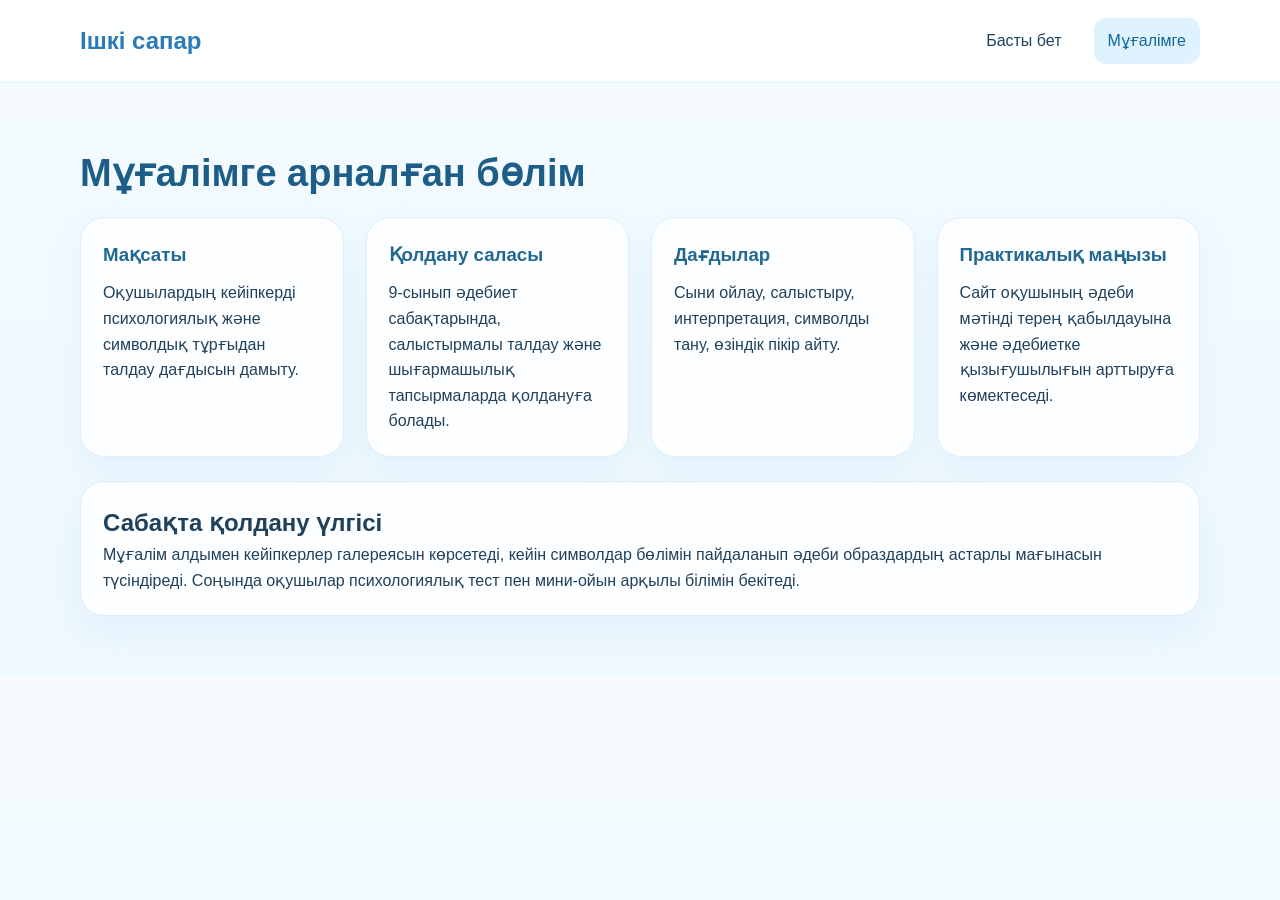
<file: teacher.html>
<!DOCTYPE html>
<html lang="kk">
<head>
  <meta charset="UTF-8" />
  <meta name="viewport" content="width=device-width, initial-scale=1.0" />
  <title>Мұғалімге арналған бөлім</title>
  <link rel="stylesheet" href="style.css" />
</head>
<body>
  <header class="site-header">
    <div class="container nav">
      <div class="logo">Ішкі сапар</div>
      <nav>
        <a href="index.html">Басты бет</a>
        <a href="teacher.html" class="active">Мұғалімге</a>
      </nav>
    </div>
  </header>

  <main class="section">
    <div class="container">
      <h1 class="page-title">Мұғалімге арналған бөлім</h1>

      <div class="teacher-grid">
        <div class="detail-box">
          <h3>Мақсаты</h3>
          <p>Оқушылардың кейіпкерді психологиялық және символдық тұрғыдан талдау дағдысын дамыту.</p>
        </div>

        <div class="detail-box">
          <h3>Қолдану саласы</h3>
          <p>9-сынып әдебиет сабақтарында, салыстырмалы талдау және шығармашылық тапсырмаларда қолдануға болады.</p>
        </div>

        <div class="detail-box">
          <h3>Дағдылар</h3>
          <p>Сыни ойлау, салыстыру, интерпретация, символды тану, өзіндік пікір айту.</p>
        </div>

        <div class="detail-box">
          <h3>Практикалық маңызы</h3>
          <p>Сайт оқушының әдеби мәтінді терең қабылдауына және әдебиетке қызығушылығын арттыруға көмектеседі.</p>
        </div>
      </div>

      <div class="long-box">
        <h2>Сабақта қолдану үлгісі</h2>
        <p>
          Мұғалім алдымен кейіпкерлер галереясын көрсетеді, кейін символдар бөлімін
          пайдаланып әдеби образдардың астарлы мағынасын түсіндіреді. Соңында
          оқушылар психологиялық тест пен мини-ойын арқылы білімін бекітеді.
        </p>
      </div>
    </div>
  </main>
</body>
</html>
</file>
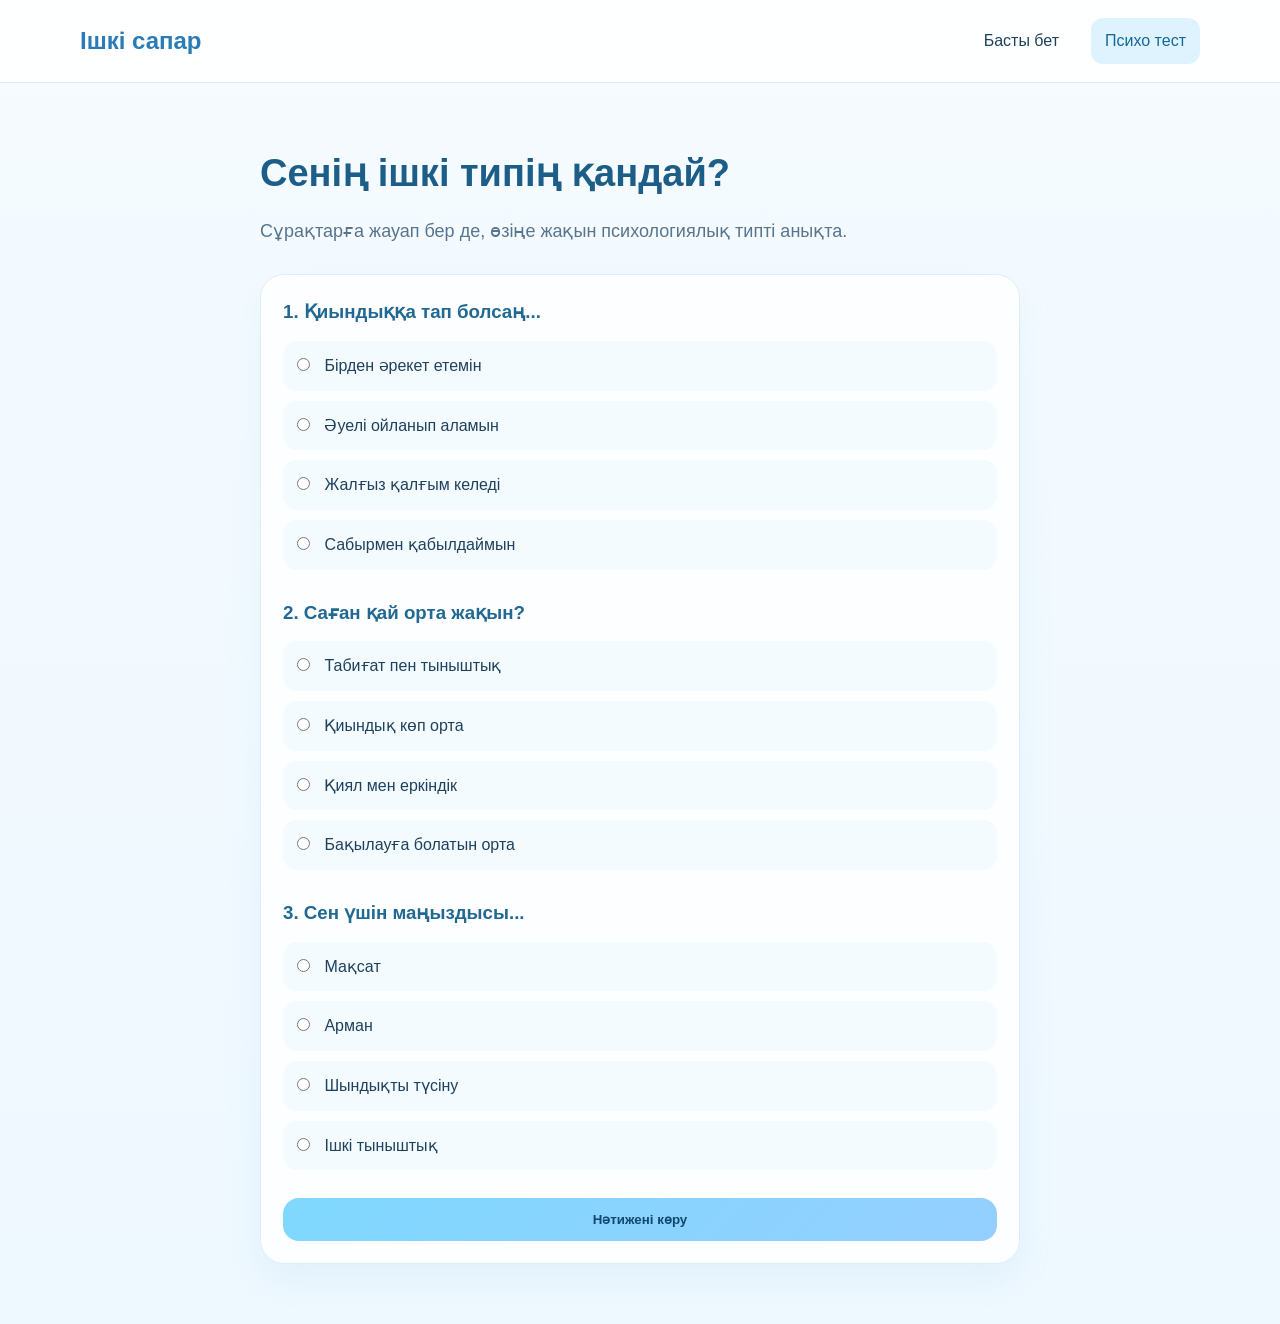
<file: test.html>
<!DOCTYPE html>
<html lang="kk">
<head>
  <meta charset="UTF-8" />
  <meta name="viewport" content="width=device-width, initial-scale=1.0" />
  <title>Психологиялық динамикалық тест</title>
  <link rel="stylesheet" href="style.css" />
</head>
<body>
  <header class="site-header">
    <div class="container nav">
      <div class="logo">Ішкі сапар</div>
      <nav>
        <a href="index.html">Басты бет</a>
        <a href="test.html" class="active">Психо тест</a>
      </nav>
    </div>
  </header>

  <main class="section">
    <div class="container narrow">
      <h1 class="page-title">Сенің ішкі типің қандай?</h1>
      <p class="page-subtitle">
        Сұрақтарға жауап бер де, өзіңе жақын психологиялық типті анықта.
      </p>

      <form id="psychTest" class="quiz-box">
        <div class="question">
          <h3>1. Қиындыққа тап болсаң...</h3>
          <label><input type="radio" name="q1" value="fighter" required> Бірден әрекет етемін</label>
          <label><input type="radio" name="q1" value="observer"> Әуелі ойланып аламын</label>
          <label><input type="radio" name="q1" value="dreamer"> Жалғыз қалғым келеді</label>
          <label><input type="radio" name="q1" value="calm"> Сабырмен қабылдаймын</label>
        </div>

        <div class="question">
          <h3>2. Саған қай орта жақын?</h3>
          <label><input type="radio" name="q2" value="calm" required> Табиғат пен тыныштық</label>
          <label><input type="radio" name="q2" value="fighter"> Қиындық көп орта</label>
          <label><input type="radio" name="q2" value="dreamer"> Қиял мен еркіндік</label>
          <label><input type="radio" name="q2" value="observer"> Бақылауға болатын орта</label>
        </div>

        <div class="question">
          <h3>3. Сен үшін маңыздысы...</h3>
          <label><input type="radio" name="q3" value="fighter" required> Мақсат</label>
          <label><input type="radio" name="q3" value="dreamer"> Арман</label>
          <label><input type="radio" name="q3" value="observer"> Шындықты түсіну</label>
          <label><input type="radio" name="q3" value="calm"> Ішкі тыныштық</label>
        </div>

        <button type="submit" class="btn primary full">Нәтижені көру</button>
      </form>

      <div id="testResult" class="result-box hidden"></div>
    </div>
  </main>

  <script src="script.js"></script>
</body>
</html>
</file>
<file: style.css>
* {
  margin: 0;
  padding: 0;
  box-sizing: border-box;
  font-family: "Segoe UI", Arial, sans-serif;
}

body {
  background: linear-gradient(180deg, #f5fbff 0%, #eef8ff 100%);
  color: #20415c;
  line-height: 1.6;
}

a {
  text-decoration: none;
  color: inherit;
}

.container {
  width: min(1120px, 92%);
  margin: 0 auto;
}

.narrow {
  width: min(760px, 92%);
  margin: 0 auto;
}

.site-header {
  position: sticky;
  top: 0;
  z-index: 50;
  background: rgba(255,255,255,0.9);
  backdrop-filter: blur(12px);
  border-bottom: 1px solid #dceffd;
}

.nav {
  display: flex;
  justify-content: space-between;
  align-items: center;
  padding: 18px 0;
  gap: 20px;
}

.logo {
  font-size: 24px;
  font-weight: 700;
  color: #2a7cb8;
}

nav {
  display: flex;
  gap: 18px;
  flex-wrap: wrap;
}

nav a {
  padding: 10px 14px;
  border-radius: 12px;
  transition: 0.25s;
}

nav a:hover,
nav a.active {
  background: #dff3ff;
  color: #14679b;
}

.hero {
  padding: 70px 0 50px;
}

.hero-grid {
  display: grid;
  grid-template-columns: 1.1fr 0.9fr;
  gap: 30px;
  align-items: center;
}

.hero-text h1 {
  font-size: 52px;
  line-height: 1.1;
  color: #1e5f8d;
  margin: 16px 0;
}

.hero-text p {
  font-size: 18px;
  max-width: 650px;
  color: #456a86;
}

.badge {
  display: inline-block;
  background: #dff4ff;
  color: #1971a6;
  padding: 8px 14px;
  border-radius: 999px;
  font-size: 14px;
  font-weight: 600;
}

.hero-buttons {
  display: flex;
  gap: 14px;
  margin-top: 24px;
  flex-wrap: wrap;
}

.btn {
  display: inline-block;
  padding: 14px 22px;
  border-radius: 16px;
  font-weight: 700;
  transition: 0.25s;
  border: none;
  cursor: pointer;
}

.btn.primary {
  background: linear-gradient(135deg, #7fd8ff, #94cfff);
  color: #11486d;
}

.btn.secondary {
  background: #ffffff;
  border: 1px solid #bce6ff;
  color: #20678f;
}

.btn:hover {
  transform: translateY(-2px);
}

.full {
  width: 100%;
}

.hero-card {
  position: relative;
  min-height: 380px;
  background: linear-gradient(145deg, #ecfaff, #dff3ff);
  border-radius: 32px;
  box-shadow: 0 20px 50px rgba(81, 165, 214, 0.14);
  overflow: hidden;
}

.hero-illustration {
  position: relative;
  width: 100%;
  height: 100%;
  min-height: 380px;
}

.book-shape,
.wave-shape,
.star-shape {
  position: absolute;
  border-radius: 24px;
}

.book-shape {
  width: 180px;
  height: 220px;
  background: #ffffff;
  top: 90px;
  left: 90px;
  box-shadow: 0 18px 40px rgba(50, 120, 170, 0.14);
}

.wave-shape {
  width: 240px;
  height: 90px;
  background: linear-gradient(135deg, #93dfff, #b4e8ff);
  bottom: 45px;
  right: 30px;
  border-radius: 60px;
}

.star-shape {
  width: 80px;
  height: 80px;
  background: #fff8c8;
  top: 50px;
  right: 70px;
  border-radius: 50%;
}

.floating-circle {
  position: absolute;
  border-radius: 50%;
  background: rgba(160, 226, 255, 0.45);
}

.circle1 {
  width: 120px;
  height: 120px;
  top: -20px;
  left: -20px;
}

.circle2 {
  width: 80px;
  height: 80px;
  bottom: 20px;
  left: 30px;
}

.section {
  padding: 60px 0;
}

.soft-bg {
  background: rgba(255,255,255,0.5);
}

.section-title,
.page-title {
  font-size: 38px;
  color: #1d5e89;
  margin-bottom: 14px;
}

.page-subtitle {
  color: #57758c;
  margin-bottom: 28px;
  font-size: 18px;
}

.card-grid,
.character-grid,
.symbol-grid,
.teacher-grid,
.detail-grid {
  display: grid;
  gap: 22px;
}

.card-grid {
  grid-template-columns: repeat(auto-fit, minmax(240px, 1fr));
}

.character-grid {
  grid-template-columns: repeat(auto-fit, minmax(240px, 1fr));
}

.symbol-grid,
.teacher-grid,
.detail-grid {
  grid-template-columns: repeat(auto-fit, minmax(260px, 1fr));
}

.info-card,
.character-card,
.symbol-card,
.detail-box,
.long-box,
.quiz-box,
.compare-table {
  background: rgba(255,255,255,0.88);
  border: 1px solid #d9effc;
  border-radius: 24px;
  box-shadow: 0 14px 35px rgba(105, 177, 219, 0.10);
}

.info-card,
.character-card,
.symbol-card {
  padding: 24px;
  transition: 0.25s;
}

.info-card:hover,
.character-card:hover,
.symbol-card:hover {
  transform: translateY(-5px);
}

.info-card h3,
.character-card h3,
.symbol-card h3,
.detail-box h3 {
  color: #216892;
  margin-bottom: 10px;
}

.thumb,
.detail-image {
  width: 100%;
  border-radius: 18px;
  margin-bottom: 16px;
}

.thumb {
  height: 150px;
}

.detail-image {
  height: 260px;
}

.gradient-1 { background: linear-gradient(135deg, #b9e9ff, #dff7ff); }
.gradient-2 { background: linear-gradient(135deg, #b9dcff, #e7f4ff); }
.gradient-3 { background: linear-gradient(135deg, #d3dfff, #eef3ff); }
.gradient-4 { background: linear-gradient(135deg, #ffe9b5, #fff8da); }
.gradient-5 { background: linear-gradient(135deg, #c2f3de, #ebfff7); }
.gradient-6 { background: linear-gradient(135deg, #ffd3df, #fff0f5); }

.split-box {
  display: grid;
  grid-template-columns: repeat(auto-fit, minmax(280px, 1fr));
  gap: 22px;
}

.split-box > div {
  background: rgba(255,255,255,0.8);
  border-radius: 22px;
  padding: 24px;
  border: 1px solid #d7efff;
}

.detail-page .lead {
  font-size: 18px;
  color: #4d6e86;
  margin-top: 12px;
}

.detail-hero {
  display: grid;
  grid-template-columns: 320px 1fr;
  gap: 30px;
  align-items: center;
  margin-bottom: 32px;
}

.detail-box,
.long-box,
.quiz-box {
  padding: 22px;
}

.long-box {
  margin-top: 24px;
}

.question {
  margin-bottom: 28px;
}

.question h3 {
  margin-bottom: 14px;
  color: #216892;
}

.question label {
  display: block;
  margin-bottom: 10px;
  background: #f3fbff;
  padding: 12px 14px;
  border-radius: 14px;
  cursor: pointer;
}

.question input {
  margin-right: 10px;
}

.result-box {
  margin-top: 20px;
  padding: 20px;
  border-radius: 18px;
  background: #e8f8ff;
  border: 1px solid #cbefff;
  color: #19597f;
  font-weight: 600;
}

.hidden {
  display: none;
}

.compare-table {
  overflow: hidden;
}

.compare-row {
  display: grid;
  grid-template-columns: 1fr 1fr 1fr;
}

.compare-row > div {
  padding: 16px;
  border-bottom: 1px solid #def1fc;
  border-right: 1px solid #def1fc;
}

.compare-row > div:last-child {
  border-right: none;
}

.compare-row.heading {
  background: #e5f7ff;
  font-weight: 700;
  color: #175c86;
}

.option-btn {
  width: 100%;
  padding: 14px;
  margin-bottom: 12px;
  border: none;
  border-radius: 14px;
  background: #eef9ff;
  color: #1f638e;
  font-weight: 600;
  cursor: pointer;
  transition: 0.2s;
}

.option-btn:hover {
  background: #d9f2ff;
}

.site-footer {
  padding: 24px 0;
  text-align: center;
  color: #66839a;
}

@media (max-width: 900px) {
  .hero-grid,
  .detail-hero {
    grid-template-columns: 1fr;
  }

  .hero-text h1 {
    font-size: 40px;
  }

  .compare-row {
    grid-template-columns: 1fr;
  }
}
</file>
